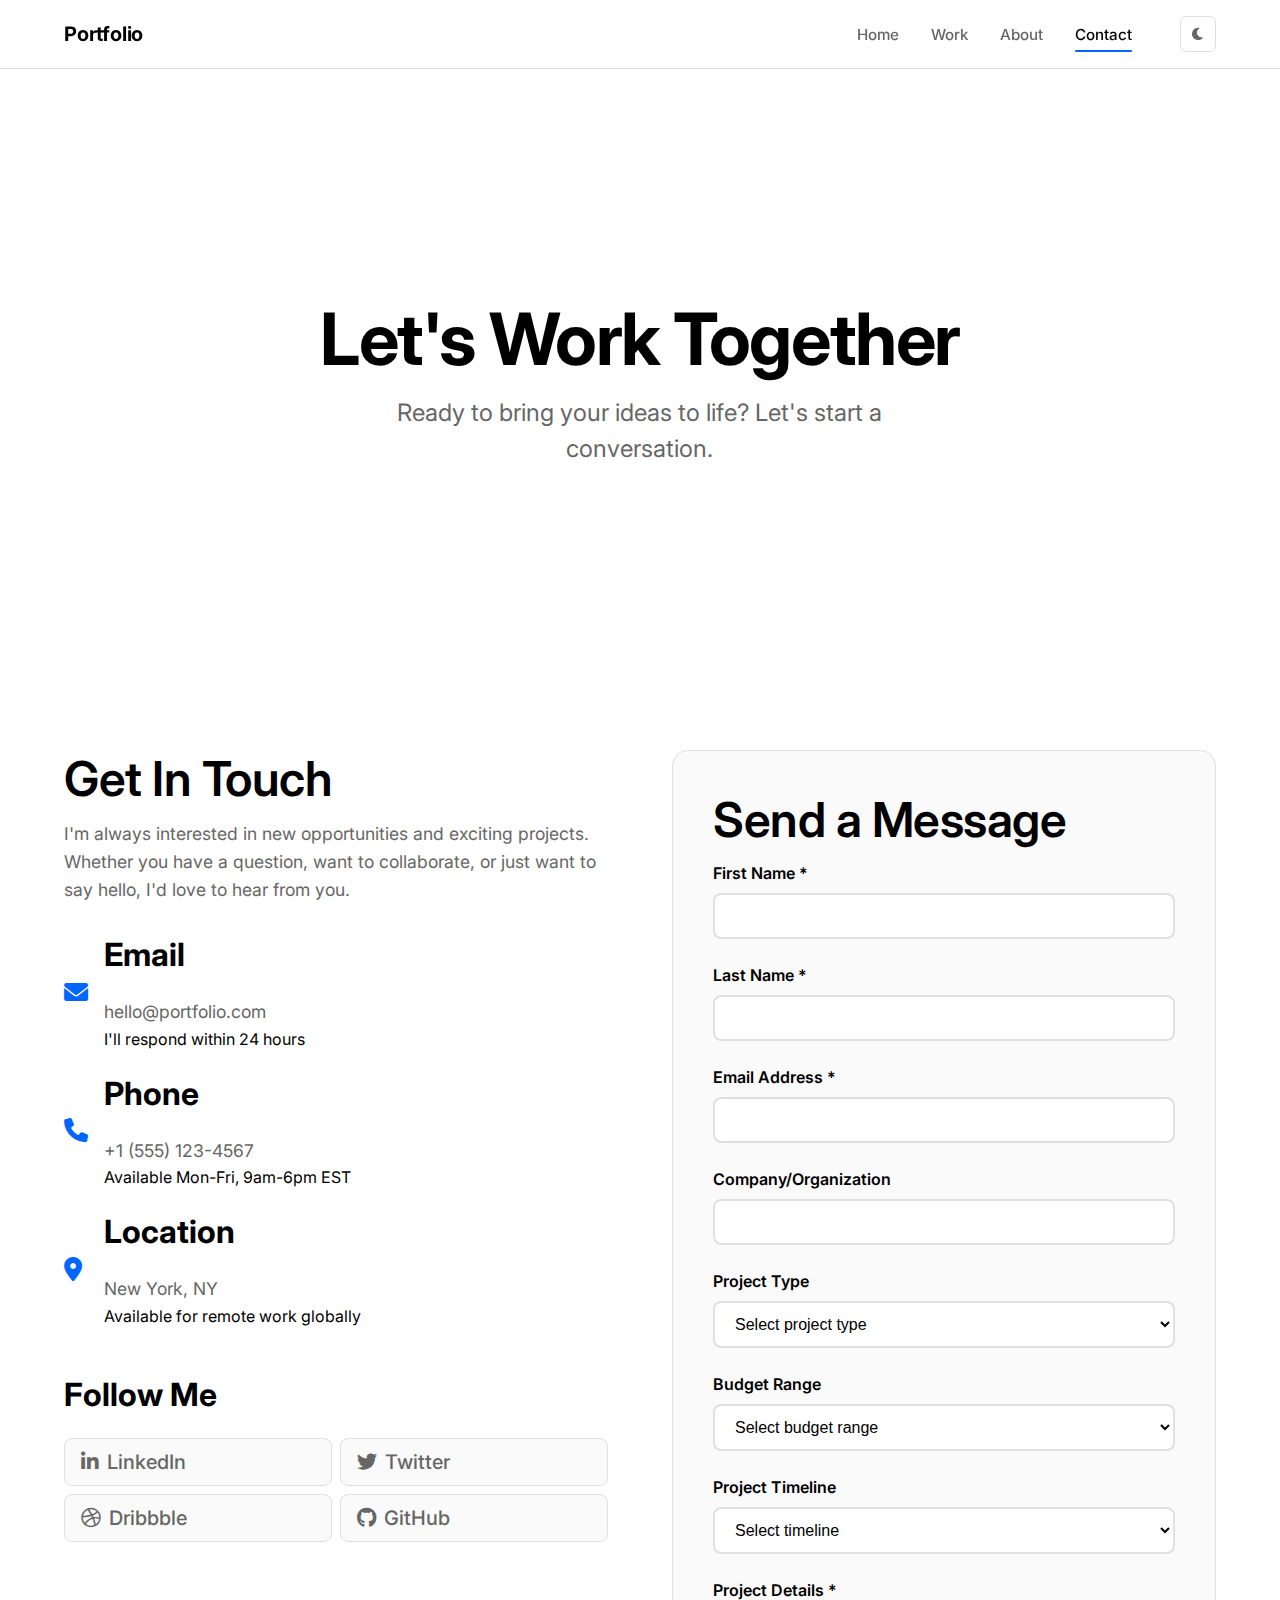
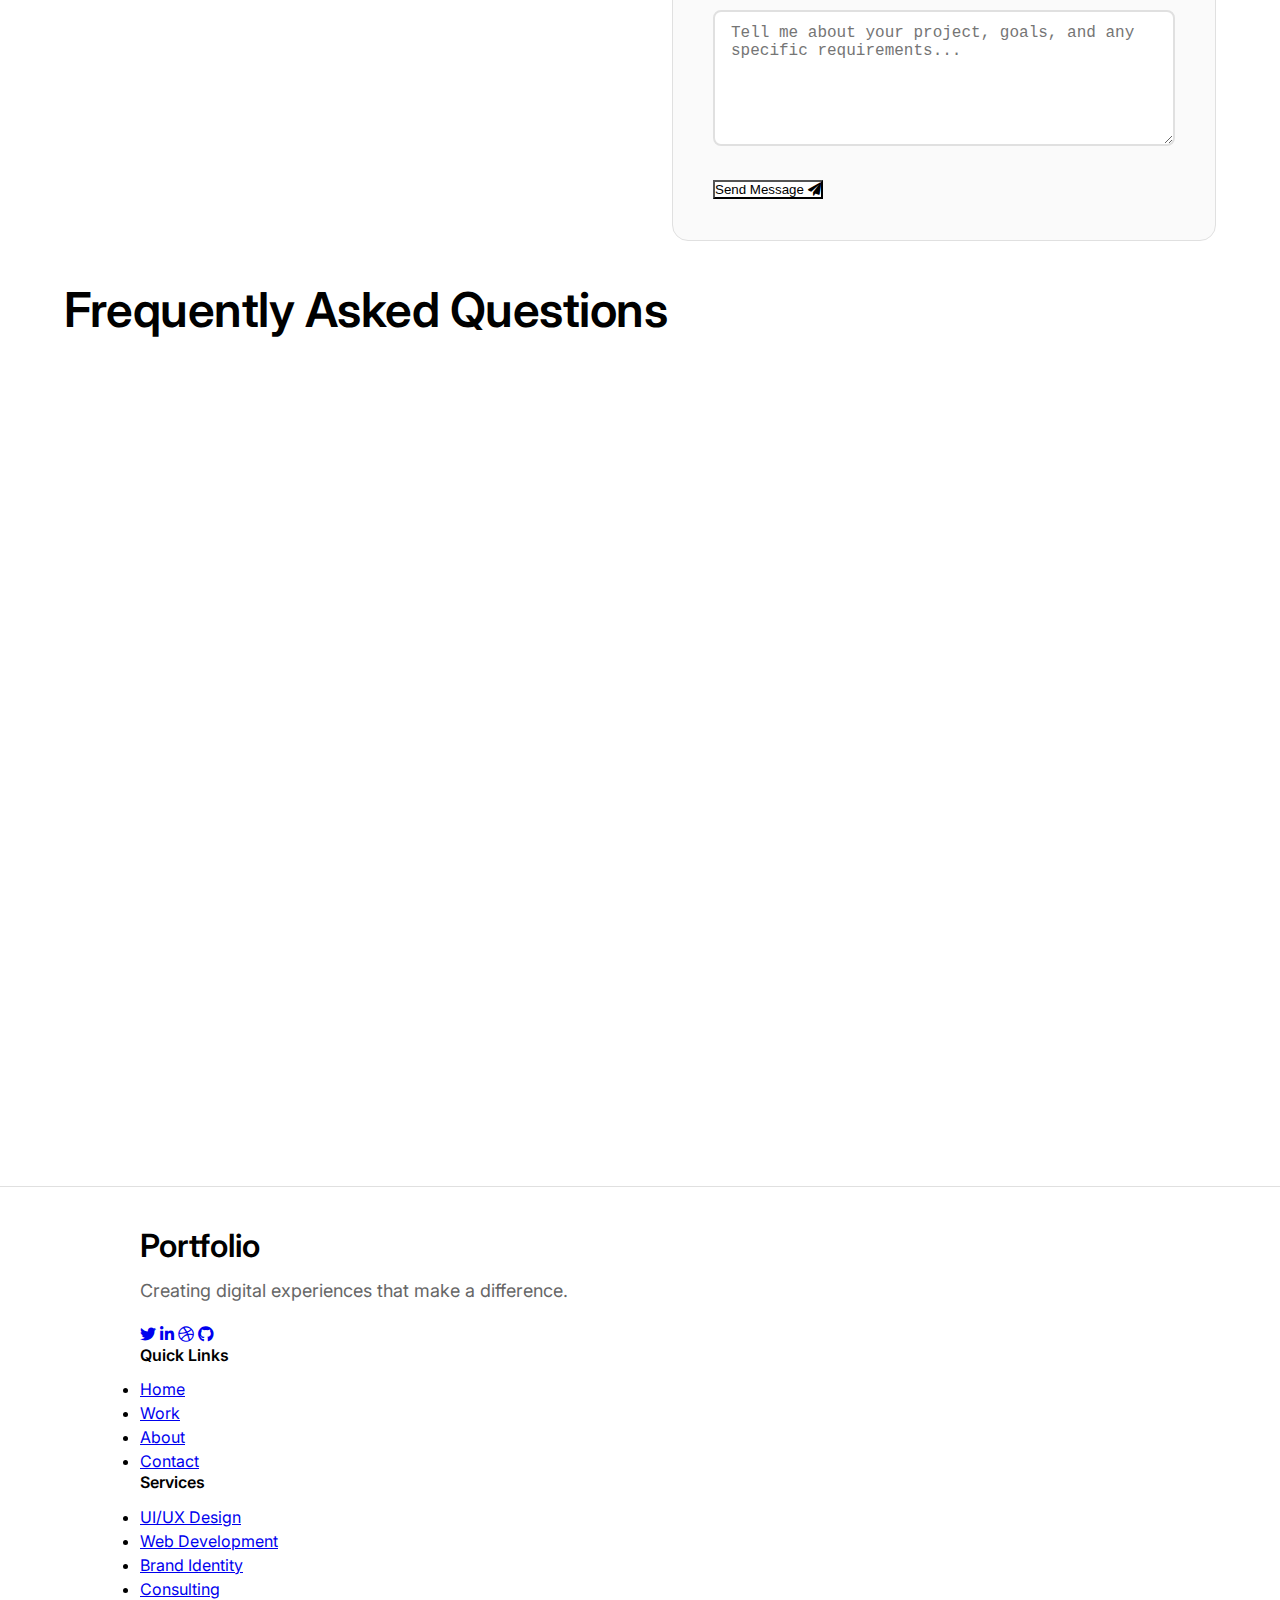
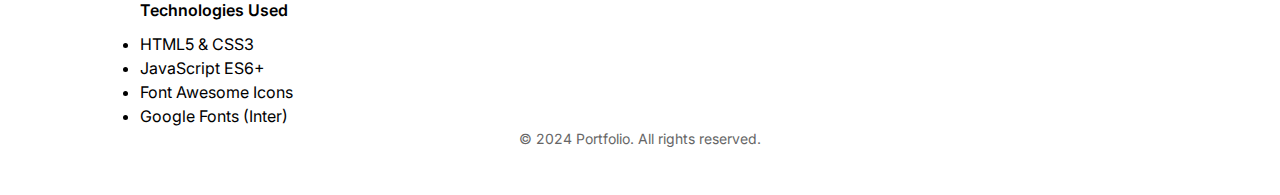
<file: contact.html>
<!DOCTYPE html>
<html lang="en">
<head>
    <meta charset="UTF-8">
    <meta name="viewport" content="width=device-width, initial-scale=1.0">
    <title>Contact - Portfolio</title>
    <link rel="stylesheet" href="css/style.css">
    <link rel="preconnect" href="https://fonts.googleapis.com">
    <link rel="preconnect" href="https://fonts.gstatic.com" crossorigin>
    <link href="https://fonts.googleapis.com/css2?family=Inter:wght@300;400;500;600;700&display=swap" rel="stylesheet">
    <link rel="stylesheet" href="https://cdnjs.cloudflare.com/ajax/libs/font-awesome/6.0.0/css/all.min.css">
</head>
<body>
    <nav class="navbar">
        <div class="nav-container">
            <div class="nav-logo">
                <h3>Portfolio</h3>
            </div>
            <ul class="nav-menu">
                <li class="nav-item">
                    <a href="index.html" class="nav-link">Home</a>
                </li>
                <li class="nav-item">
                    <a href="work.html" class="nav-link">Work</a>
                </li>
                <li class="nav-item">
                    <a href="about.html" class="nav-link">About</a>
                </li>
                <li class="nav-item">
                    <a href="contact.html" class="nav-link active">Contact</a>
                </li>
                <li class="nav-item">
                    <button class="theme-toggle" id="theme-toggle">
                        <i class="fas fa-moon" id="theme-icon"></i>
                    </button>
                </li>
            </ul>
            <div class="hamburger">
                <span class="bar"></span>
                <span class="bar"></span>
                <span class="bar"></span>
            </div>
        </div>
    </nav>

    <main class="main-content">
        <!-- Hero Section -->
        <section class="hero">
            <div class="container">
                <div class="hero-content">
                    <div class="hero-text">
                        <h1>Let's Work Together</h1>
                        <p class="hero-subtitle">Ready to bring your ideas to life? Let's start a conversation.</p>
                    </div>
                </div>
            </div>
        </section>

        <!-- Contact Section -->
        <section class="contact-section">
            <div class="container">
                <div class="contact-grid">
                    <div class="contact-info">
                        <h2>Get In Touch</h2>
                        <p>I'm always interested in new opportunities and exciting projects. Whether you have a question, want to collaborate, or just want to say hello, I'd love to hear from you.</p>
                        
                        <div class="contact-methods">
                            <div class="contact-method">
                                <div class="contact-icon">
                                    <i class="fas fa-envelope"></i>
                                </div>
                                <div class="contact-details">
                                    <h3>Email</h3>
                                    <p>hello@portfolio.com</p>
                                    <span>I'll respond within 24 hours</span>
                                </div>
                            </div>
                            
                            <div class="contact-method">
                                <div class="contact-icon">
                                    <i class="fas fa-phone"></i>
                                </div>
                                <div class="contact-details">
                                    <h3>Phone</h3>
                                    <p>+1 (555) 123-4567</p>
                                    <span>Available Mon-Fri, 9am-6pm EST</span>
                                </div>
                            </div>
                            
                            <div class="contact-method">
                                <div class="contact-icon">
                                    <i class="fas fa-map-marker-alt"></i>
                                </div>
                                <div class="contact-details">
                                    <h3>Location</h3>
                                    <p>New York, NY</p>
                                    <span>Available for remote work globally</span>
                                </div>
                            </div>
                        </div>
                        
                        <div class="social-links-large">
                            <h3>Follow Me</h3>
                            <div class="social-grid">
                                <a href="#" class="social-link" aria-label="LinkedIn">
                                    <i class="fab fa-linkedin-in"></i>
                                    <span>LinkedIn</span>
                                </a>
                                <a href="#" class="social-link" aria-label="Twitter">
                                    <i class="fab fa-twitter"></i>
                                    <span>Twitter</span>
                                </a>
                                <a href="#" class="social-link" aria-label="Dribbble">
                                    <i class="fab fa-dribbble"></i>
                                    <span>Dribbble</span>
                                </a>
                                <a href="#" class="social-link" aria-label="GitHub">
                                    <i class="fab fa-github"></i>
                                    <span>GitHub</span>
                                </a>
                            </div>
                        </div>
                    </div>
                    
                    <div class="contact-form-container">
                        <form class="contact-form" id="contact-form">
                            <h2>Send a Message</h2>
                            <div class="form-row">
                                <div class="form-group">
                                    <label for="first-name">First Name *</label>
                                    <input type="text" id="first-name" name="first-name" required>
                                </div>
                                <div class="form-group">
                                    <label for="last-name">Last Name *</label>
                                    <input type="text" id="last-name" name="last-name" required>
                                </div>
                            </div>
                            
                            <div class="form-group">
                                <label for="email">Email Address *</label>
                                <input type="email" id="email" name="email" required>
                            </div>
                            
                            <div class="form-group">
                                <label for="company">Company/Organization</label>
                                <input type="text" id="company" name="company">
                            </div>
                            
                            <div class="form-group">
                                <label for="project-type">Project Type</label>
                                <select id="project-type" name="project-type">
                                    <option value="">Select project type</option>
                                    <option value="web-design">Web Design</option>
                                    <option value="web-development">Web Development</option>
                                    <option value="ui-ux">UI/UX Design</option>
                                    <option value="branding">Branding</option>
                                    <option value="consulting">Consulting</option>
                                    <option value="other">Other</option>
                                </select>
                            </div>
                            
                            <div class="form-group">
                                <label for="budget">Budget Range</label>
                                <select id="budget" name="budget">
                                    <option value="">Select budget range</option>
                                    <option value="under-5k">Under $5,000</option>
                                    <option value="5k-10k">$5,000 - $10,000</option>
                                    <option value="10k-25k">$10,000 - $25,000</option>
                                    <option value="25k-50k">$25,000 - $50,000</option>
                                    <option value="50k-plus">$50,000+</option>
                                </select>
                            </div>
                            
                            <div class="form-group">
                                <label for="timeline">Project Timeline</label>
                                <select id="timeline" name="timeline">
                                    <option value="">Select timeline</option>
                                    <option value="asap">ASAP</option>
                                    <option value="1-month">Within 1 month</option>
                                    <option value="2-3-months">2-3 months</option>
                                    <option value="3-6-months">3-6 months</option>
                                    <option value="6-months-plus">6+ months</option>
                                </select>
                            </div>
                            
                            <div class="form-group">
                                <label for="message">Project Details *</label>
                                <textarea id="message" name="message" rows="6" placeholder="Tell me about your project, goals, and any specific requirements..." required></textarea>
                            </div>
                            
                            <button type="submit" class="btn-primary btn-full">
                                <span>Send Message</span>
                                <i class="fas fa-paper-plane"></i>
                            </button>
                        </form>
                    </div>
                </div>
            </div>
        </section>

        <!-- FAQ Section -->
        <section class="faq-section">
            <div class="container">
                <h2 class="section-title">Frequently Asked Questions</h2>
                <div class="faq-grid">
                    <div class="faq-item">
                        <h3>What's your typical project timeline?</h3>
                        <p>Project timelines vary depending on complexity, but most web design projects take 4-8 weeks from start to finish. I'll provide a detailed timeline during our initial consultation.</p>
                    </div>
                    
                    <div class="faq-item">
                        <h3>Do you work with international clients?</h3>
                        <p>Absolutely! I work with clients worldwide and am comfortable with different time zones. Communication is key, and I ensure regular updates throughout the project.</p>
                    </div>
                    
                    <div class="faq-item">
                        <h3>What's included in your web design service?</h3>
                        <p>My web design service includes research, wireframing, visual design, responsive development, SEO optimization, and post-launch support. Each project is tailored to your specific needs.</p>
                    </div>
                    
                    <div class="faq-item">
                        <h3>Do you provide ongoing maintenance?</h3>
                        <p>Yes! I offer ongoing maintenance packages that include updates, security monitoring, performance optimization, and content updates to keep your website running smoothly.</p>
                    </div>
                    
                    <div class="faq-item">
                        <h3>What's your payment structure?</h3>
                        <p>I typically work with a 50% upfront payment and 50% upon completion. For larger projects, we can discuss milestone-based payments to ensure smooth cash flow.</p>
                    </div>
                    
                    <div class="faq-item">
                        <h3>Can you help with existing websites?</h3>
                        <p>Definitely! I can help redesign existing websites, improve performance, add new features, or provide consultation on UX improvements and conversion optimization.</p>
                    </div>
                </div>
            </div>
        </section>
    </main>

    <footer class="footer">
        <div class="container">
            <div class="footer-content">
                <div class="footer-section">
                    <h3>Portfolio</h3>
                    <p>Creating digital experiences that make a difference.</p>
                    <div class="social-links">
                        <a href="#" aria-label="Twitter"><i class="fab fa-twitter"></i></a>
                        <a href="#" aria-label="LinkedIn"><i class="fab fa-linkedin-in"></i></a>
                        <a href="#" aria-label="Dribbble"><i class="fab fa-dribbble"></i></a>
                        <a href="#" aria-label="GitHub"><i class="fab fa-github"></i></a>
                    </div>
                </div>
                <div class="footer-section">
                    <h4>Quick Links</h4>
                    <ul>
                        <li><a href="index.html">Home</a></li>
                        <li><a href="work.html">Work</a></li>
                        <li><a href="about.html">About</a></li>
                        <li><a href="contact.html">Contact</a></li>
                    </ul>
                </div>
                <div class="footer-section">
                    <h4>Services</h4>
                    <ul>
                        <li><a href="#">UI/UX Design</a></li>
                        <li><a href="#">Web Development</a></li>
                        <li><a href="#">Brand Identity</a></li>
                        <li><a href="#">Consulting</a></li>
                    </ul>
                </div>
                <div class="footer-section">
                    <h4>Technologies Used</h4>
                    <ul>
                        <li>HTML5 & CSS3</li>
                        <li>JavaScript ES6+</li>
                        <li>Font Awesome Icons</li>
                        <li>Google Fonts (Inter)</li>
                    </ul>
                </div>
            </div>
            <div class="footer-bottom">
                <p>&copy; 2024 Portfolio. All rights reserved.</p>
            </div>
        </div>
    </footer>

    <script src="js/script.js"></script>
</body>
</html>
</file>
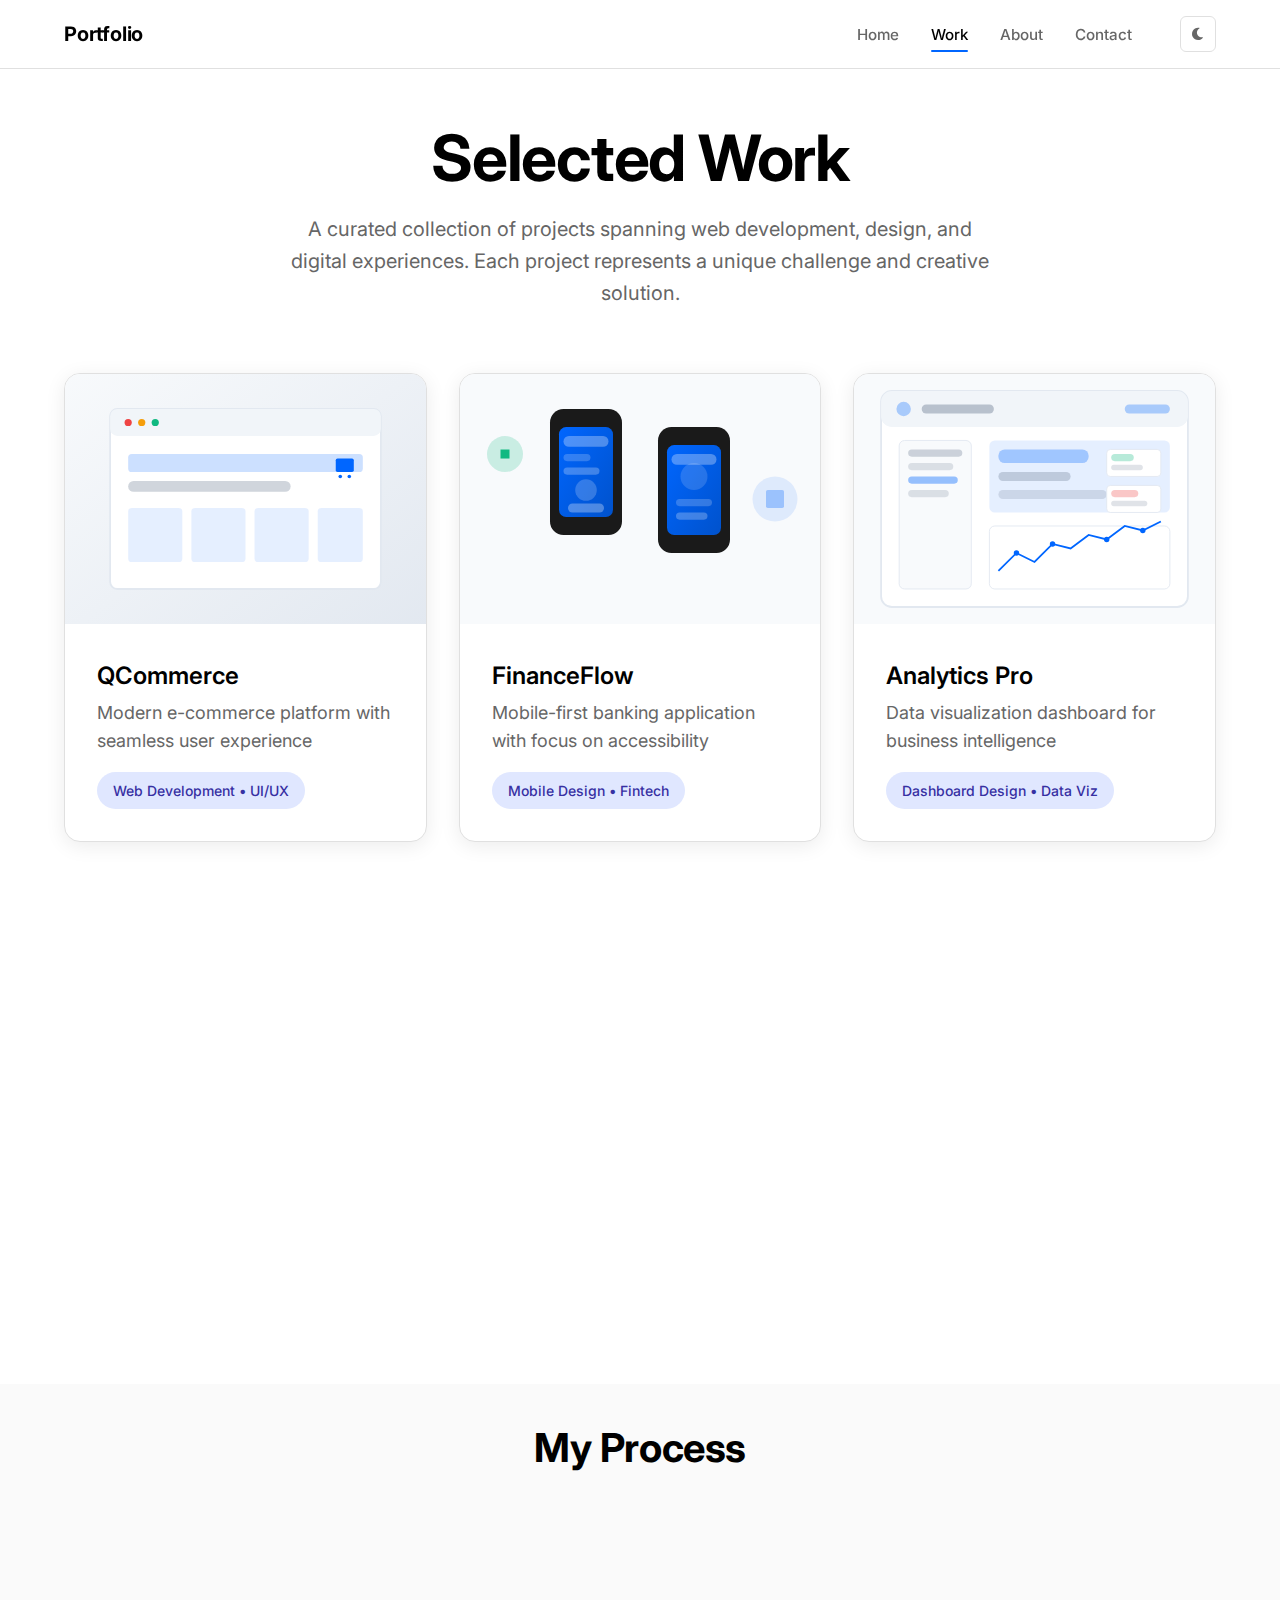
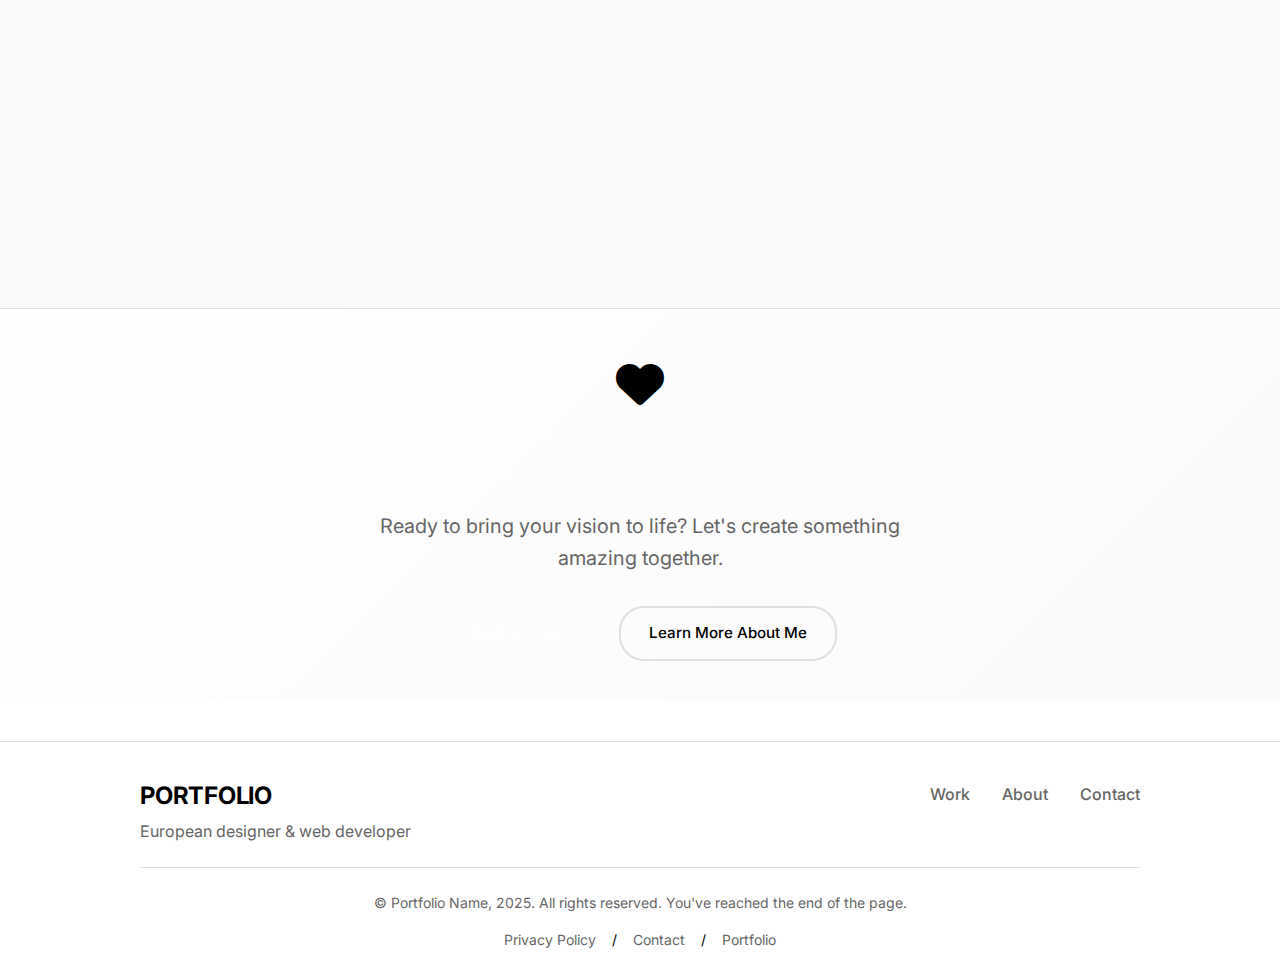
<file: work.html>
<!DOCTYPE html>
<html lang="en">
<head>
    <meta charset="UTF-8">
    <meta name="viewport" content="width=device-width, initial-scale=1.0">
    <title>My Work - John Doe</title>
    <link rel="stylesheet" href="css/style.css">
    <link href="https://fonts.googleapis.com/css2?family=Inter:wght@300;400;500;600;700&display=swap" rel="stylesheet">
    <link rel="stylesheet" href="https://cdnjs.cloudflare.com/ajax/libs/font-awesome/6.0.0/css/all.min.css">
</head>
<body>
    <nav class="navbar">
        <div class="nav-container">
            <div class="nav-logo">
                <h3>Portfolio</h3>
            </div>
            <ul class="nav-menu">
                <li class="nav-item">
                    <a href="index.html" class="nav-link">Home</a>
                </li>
                <li class="nav-item">
                    <a href="work.html" class="nav-link active">Work</a>
                </li>
                <li class="nav-item">
                    <a href="about.html" class="nav-link">About</a>
                </li>
                <li class="nav-item">
                    <a href="contact.html" class="nav-link">Contact</a>
                </li>
                <li class="nav-item">
                    <button class="theme-toggle" id="theme-toggle">
                        <i class="fas fa-moon" id="theme-icon"></i>
                    </button>
                </li>
            </ul>
            <div class="hamburger">
                <span class="bar"></span>
                <span class="bar"></span>
                <span class="bar"></span>
            </div>
        </div>
    </nav>

    <main class="main-content">
        <!-- Work Header -->
        <section class="work-header">
            <div class="container">
                <h1>Selected Work</h1>
                <p class="work-intro">A curated collection of projects spanning web development, design, and digital experiences. Each project represents a unique challenge and creative solution.</p>
            </div>
        </section>

        <!-- Project Gallery -->
        <section class="project-gallery">
            <div class="container">
                <div class="work-grid-extended">
                    <div class="work-item-detailed">
                        <img src="images/project1.svg" alt="E-commerce Platform">
                        <div class="work-info">
                            <h3>QCommerce</h3>
                            <p>Modern e-commerce platform with seamless user experience</p>
                            <span class="work-category">Web Development • UI/UX</span>
                        </div>
                    </div>
                    <div class="work-item-detailed">
                        <img src="images/project2.svg" alt="Mobile Banking App">
                        <div class="work-info">
                            <h3>FinanceFlow</h3>
                            <p>Mobile-first banking application with focus on accessibility</p>
                            <span class="work-category">Mobile Design • Fintech</span>
                        </div>
                    </div>
                    <div class="work-item-detailed">
                        <img src="images/project3.svg" alt="SaaS Dashboard">
                        <div class="work-info">
                            <h3>Analytics Pro</h3>
                            <p>Data visualization dashboard for business intelligence</p>
                            <span class="work-category">Dashboard Design • Data Viz</span>
                        </div>
                    </div>
                    <div class="work-item-detailed">
                        <img src="images/project4.svg" alt="Brand Identity">
                        <div class="work-info">
                            <h3>StartupBrand</h3>
                            <p>Complete visual identity system for tech startup</p>
                            <span class="work-category">Branding • Identity Design</span>
                        </div>
                    </div>
                    <div class="work-item-detailed">
                        <img src="images/project5.svg" alt="Portfolio Website">
                        <div class="work-info">
                            <h3>CreativeSpace</h3>
                            <p>Interactive portfolio website for digital artist</p>
                            <span class="work-category">Web Design • Interactive</span>
                        </div>
                    </div>
                    <div class="work-item-detailed">
                        <img src="images/project6.svg" alt="Mobile App UI">
                        <div class="work-info">
                            <h3>AppSuite</h3>
                            <p>Cross-platform mobile application design system</p>
                            <span class="work-category">Mobile UI • Cross-Platform</span>
                        </div>
                    </div>
                </div>
            </div>
        </section>

        <!-- Work Process -->
        <section class="work-process">
            <div class="container">
                <h2>My Process</h2>
                <div class="process-grid">
                    <div class="process-step">
                        <div class="step-number">01</div>
                        <h4>Discovery</h4>
                        <p>Lorem ipsum dolor sit amet, consectetur adipiscing elit. Understanding your needs and goals.</p>
                    </div>
                    <div class="process-step">
                        <div class="step-number">02</div>
                        <h4>Design</h4>
                        <p>Ut enim ad minim veniam, quis nostrud. Creating beautiful and functional designs.</p>
                    </div>
                    <div class="process-step">
                        <div class="step-number">03</div>
                        <h4>Development</h4>
                        <p>Duis aute irure dolor in reprehenderit. Bringing designs to life with clean code.</p>
                    </div>
                    <div class="process-step">
                        <div class="step-number">04</div>
                        <h4>Launch</h4>
                        <p>Excepteur sint occaecat cupidatat. Deploying and optimizing for success.</p>
                    </div>
                </div>
            </div>
        </section>

        <!-- CTA Section -->
        <section class="cta-section work-cta">
            <div class="container">
                <div class="cta-content">
                    <div class="cta-icon">
                        <i class="fas fa-heart"></i>
                    </div>
                    <h3>Like what you see?</h3>
                    <p>Ready to bring your vision to life? Let's create something amazing together.</p>
                    <div class="cta-actions">
                        <a href="contact.html" class="btn btn-primary cta-primary">Start a Project</a>
                        <a href="about.html" class="btn btn-secondary cta-secondary">Learn More About Me</a>
                    </div>
                </div>
            </div>
        </section>
    </main>

    <footer class="footer">
        <div class="container">
            <div class="footer-content">
                <div class="footer-top">
                    <div class="footer-brand">
                        <h3>PORTFOLIO</h3>
                        <p>European designer & web developer</p>
                    </div>
                    <div class="footer-nav">
                        <a href="work.html" class="footer-nav-link">Work</a>
                        <a href="about.html" class="footer-nav-link">About</a>
                        <a href="contact.html" class="footer-nav-link">Contact</a>
                    </div>
                </div>
                <div class="footer-bottom">
                    <p>&copy; Portfolio Name, 2025. All rights reserved. You've reached the end of the page.</p>
                    <div class="footer-links">
                        <a href="#" class="footer-link">Privacy Policy</a>
                        <span class="footer-separator">/</span>
                        <a href="contact.html" class="footer-link">Contact</a>
                        <span class="footer-separator">/</span>
                        <a href="work.html" class="footer-link">Portfolio</a>
                    </div>
                </div>
            </div>
        </div>
    </footer>

    <script src="js/script.js"></script>
</body>
</html>
</file>
<file: css/style.css>
/* Reset and Base Styles */
* {
    margin: 0;
    padding: 0;
    box-sizing: border-box;
}

:root {
    /* Light mode variables - MNTS Style */
    --bg-primary: #ffffff;
    --bg-secondary: #fafafa;
    --text-primary: #000000;
    --text-secondary: #666666;
    --text-accent: #0066ff;
    --border-color: #e0e0e0;
    --card-bg: #ffffff;
    --shadow: rgba(0, 0, 0, 0.08);
    --shadow-hover: rgba(0, 0, 0, 0.12);
    --navbar-bg: rgba(255, 255, 255, 0.9);
    --navbar-shadow: rgba(0, 0, 0, 0.05);
    
    /* Typography */
    --font-primary: 'Inter', -apple-system, BlinkMacSystemFont, 'Segoe UI', sans-serif;
    --font-weight-light: 300;
    --font-weight-normal: 400;
    --font-weight-medium: 500;
    --font-weight-semibold: 600;
    --font-weight-bold: 700;
    
    /* Spacing - Kompakter */
    --space-xs: 0.5rem;
    --space-sm: 0.75rem;
    --space-md: 1rem;
    --space-lg: 1.5rem;
    --space-xl: 2rem;
    --space-2xl: 2.5rem;
    --space-3xl: 3.5rem;
}

[data-theme="dark"] {
    /* Dark mode variables - MNTS Style */
    --bg-primary: #000000;
    --bg-secondary: #111111;
    --text-primary: #ffffff;
    --text-secondary: #cccccc;
    --text-accent: #4a9eff;
    --border-color: #333333;
    --card-bg: #111111;
    --shadow: rgba(255, 255, 255, 0.05);
    --shadow-hover: rgba(255, 255, 255, 0.08);
    --navbar-bg: rgba(0, 0, 0, 0.9);
    --navbar-shadow: rgba(255, 255, 255, 0.05);
}

body {
    font-family: var(--font-primary);
    font-weight: var(--font-weight-normal);
    line-height: 1.5;
    color: var(--text-primary);
    background-color: var(--bg-primary);
    transition: all 0.2s ease;
    -webkit-font-smoothing: antialiased;
    -moz-osx-font-smoothing: grayscale;
}

.container {
    max-width: 1200px;
    margin: 0 auto;
    padding: 0 var(--space-lg);
}

/* Typography */
h1, h2, h3, h4, h5, h6 {
    font-weight: var(--font-weight-semibold);
    line-height: 1.2;
    margin-bottom: var(--space-sm);
    color: var(--text-primary);
}

h1 {
    font-size: clamp(2.5rem, 5vw, 4rem);
    font-weight: var(--font-weight-bold);
    letter-spacing: -0.02em;
}

h2 {
    font-size: clamp(2rem, 4vw, 3rem);
    letter-spacing: -0.01em;
}

h3 {
    font-size: clamp(1.5rem, 3vw, 2rem);
}

p {
    margin-bottom: var(--space-md);
    color: var(--text-secondary);
    font-size: 1.125rem;
    line-height: 1.6;
}

.text-large {
    font-size: 1.25rem;
    line-height: 1.5;
}

.text-small {
    font-size: 0.875rem;
    line-height: 1.4;
}

/* Navigation - MNTS Style */
.navbar {
    position: fixed;
    top: 0;
    width: 100%;
    background: var(--navbar-bg);
    backdrop-filter: blur(20px);
    border-bottom: 1px solid var(--border-color);
    z-index: 1000;
    padding: var(--space-md) 0;
    transition: all 0.2s ease;
}

.nav-container {
    max-width: 1200px;
    margin: 0 auto;
    padding: 0 var(--space-lg);
    display: flex;
    justify-content: space-between;
    align-items: center;
}

.nav-logo h3 {
    font-weight: var(--font-weight-bold);
    font-size: 1.25rem;
    color: var(--text-primary);
    letter-spacing: -0.01em;
    margin: 0;
}

.nav-menu {
    display: flex;
    gap: var(--space-xl);
    align-items: center;
    list-style: none;
}

.nav-item {
    margin: 0;
}

.nav-link {
    text-decoration: none;
    color: var(--text-secondary);
    font-weight: var(--font-weight-medium);
    font-size: 0.95rem;
    transition: all 0.2s ease;
    position: relative;
}

.nav-link:hover,
.nav-link.active {
    color: var(--text-primary);
}

.nav-link.active::after {
    content: '';
    position: absolute;
    bottom: -8px;
    left: 0;
    width: 100%;
    height: 2px;
    background: var(--text-accent);
    border-radius: 1px;
}

/* Theme Toggle Button - MNTS Style */
.theme-toggle {
    background: var(--bg-primary);
    border: 1px solid var(--border-color);
    border-radius: 6px;
    padding: 8px;
    cursor: pointer;
    display: flex;
    align-items: center;
    justify-content: center;
    color: var(--text-secondary);
    transition: all 0.2s ease;
    margin-left: var(--space-md);
    width: 36px;
    height: 36px;
}

.theme-toggle:hover {
    border-color: var(--text-primary);
    color: var(--text-primary);
    transform: translateY(-1px);
}

.theme-toggle i {
    font-size: 0.875rem;
}

/* Hero Section - MNTS Style Kompakter */
.hero {
    padding: var(--space-2xl) 0 var(--space-xl);
    min-height: 70vh;
    display: flex;
    align-items: center;
    justify-content: center;
    position: relative;
    overflow: hidden;
}

.hero-content {
    display: grid;
    grid-template-columns: 1fr;
    gap: var(--space-xl);
    text-align: center;
    max-width: 800px;
    margin: 0 auto;
}

.hero-text h1 {
    font-size: clamp(2.5rem, 6vw, 4.5rem);
    font-weight: var(--font-weight-bold);
    margin-bottom: var(--space-md);
    color: var(--text-primary);
    letter-spacing: -0.02em;
    line-height: 1.1;
}

.hero-subtitle {
    font-size: clamp(1.125rem, 2.5vw, 1.5rem);
    font-weight: var(--font-weight-normal);
    color: var(--text-secondary);
    margin-bottom: var(--space-xl);
    line-height: 1.5;
    max-width: 600px;
    margin-left: auto;
    margin-right: auto;
}

.hero-buttons {
    display: flex;
    gap: var(--space-md);
    justify-content: center;
    flex-wrap: wrap;
}

/* Scroll Indicator */
.scroll-indicator {
    position: absolute;
    bottom: 2rem;
    left: 50%;
    transform: translateX(-50%);
    display: flex;
    flex-direction: column;
    align-items: center;
    animation: bounce 2s infinite;
}

.scroll-arrow {
    font-size: 1.5rem;
    color: var(--text-secondary);
    font-weight: bold;
}

@keyframes bounce {
    0%, 20%, 50%, 80%, 100% {
        transform: translateX(-50%) translateY(0);
    }
    40% {
        transform: translateX(-50%) translateY(-10px);
    }
    60% {
        transform: translateX(-50%) translateY(-5px);
    }
}

/* Main Content Animation - only for index page */
.main-content.animated {
    opacity: 0;
    transform: translateY(50px);
    transition: all 0.8s ease-in-out;
}

.main-content.animated.visible {
    opacity: 1;
    transform: translateY(0);
}

.hero-image {
    margin-top: var(--space-xl);
}

.hero-image img {
    width: 100%;
    max-width: 500px;
    border-radius: 12px;
    box-shadow: var(--shadow-hover);
}

/* Buttons - MNTS Style Improved */
.btn {
    display: inline-flex;
    align-items: center;
    gap: 0.5rem;
    padding: 14px 28px;
    border-radius: 25px;
    text-decoration: none;
    font-weight: var(--font-weight-medium);
    font-size: 0.95rem;
    text-align: center;
    transition: all 0.3s ease;
    border: 2px solid transparent;
    cursor: pointer;
    white-space: nowrap;
    position: relative;
    overflow: hidden;
}

.btn-primary {
    background: var(--bg-primary);
    color: var(--text-primary);
    border-color: var(--text-primary);
}

[data-theme="dark"] .btn-primary {
    background: var(--bg-primary);
    color: var(--text-primary);  
    border-color: var(--text-primary);
}

.btn-primary:hover {
    background: var(--text-primary);
    color: var(--bg-primary);
    transform: translateY(-2px);
    box-shadow: 0 8px 25px rgba(0, 0, 0, 0.15);
}

[data-theme="dark"] .btn-primary:hover {
    background: var(--text-primary);
    color: var(--bg-primary);
    box-shadow: 0 8px 25px rgba(255, 255, 255, 0.1);
}

.btn-secondary {
    background: transparent;
    color: var(--text-accent);
    border-color: var(--text-accent);
}

.btn-secondary:hover {
    background: var(--text-accent);
    color: white;
    transform: translateY(-2px);
    box-shadow: 0 8px 25px rgba(0, 102, 255, 0.25);
}

.btn-link {
    background: none;
    color: var(--text-accent);
    border: none;
    padding: 0;
    text-decoration: underline;
    text-underline-offset: 4px;
    border-radius: 0;
}

.btn-link:hover {
    text-decoration: none;
    transform: none;
}

.btn-outline {
    background: transparent;
    color: var(--text-primary);
    border: 2px solid var(--border-color);
}

.btn-outline:hover {
    border-color: var(--text-accent);
    color: var(--text-accent);
}

/* Services Section - MNTS Style Kompakter */
.services-section {
    padding: var(--space-2xl) 0;
    background: var(--bg-primary);
}

.services-intro {
    max-width: 900px;
    margin: 0 auto;
    text-align: center;
}

.services-intro .text-large {
    color: var(--text-secondary);
    line-height: 1.6;
    font-weight: var(--font-weight-normal);
}

.services-grid {
    display: grid;
    grid-template-columns: repeat(auto-fit, minmax(250px, 1fr));
    gap: 2rem;
}

.service-item {
    background: var(--card-bg);
    padding: 2.5rem;
    border-radius: 16px;
    text-align: center;
    box-shadow: 0 4px 20px var(--shadow);
    transition: transform 0.3s ease, box-shadow 0.3s ease;
    border: 1px solid var(--border-color);
}

.service-item:hover {
    transform: translateY(-8px);
    box-shadow: 0 20px 60px var(--shadow-hover);
}

.service-item i {
    font-size: 3rem;
    color: var(--text-accent);
    margin-bottom: 1.5rem;
}

.service-item h4 {
    font-size: 1.25rem;
    font-weight: 600;
    margin-bottom: 1rem;
    color: var(--text-primary);
}

.service-item p {
    color: var(--text-secondary);
    line-height: 1.6;
}

/* Featured Work Section - MNTS Style Kompakter */
.featured-work {
    padding: var(--space-2xl) 0;
    background: var(--bg-secondary);
}

.work-showcase {
    max-width: 1000px;
    margin: 0 auto;
}

.work-images {
    margin-bottom: var(--space-lg);
}

.main-project-image {
    width: 100%;
    border-radius: 12px;
    box-shadow: var(--shadow-md);
    margin-bottom: var(--space-md);
}

.work-gallery {
    display: grid;
    grid-template-columns: 1fr 1fr;
    gap: var(--space-md);
}

.work-gallery img {
    width: 100%;
    border-radius: 8px;
    box-shadow: var(--shadow);
}

.work-description {
    text-align: center;
}

.work-caption {
    color: var(--text-secondary);
    font-size: 0.95rem;
    margin: 0;
}

.work-grid {
    display: grid;
    grid-template-columns: repeat(auto-fit, minmax(350px, 1fr));
    gap: 2rem;
    margin-bottom: 3rem;
}

.work-item {
    position: relative;
    border-radius: 12px;
    overflow: hidden;
    box-shadow: var(--shadow);
    transition: all 0.2s ease;
    border: 1px solid var(--border-color);
}

.work-item:hover {
    transform: translateY(-8px);
}

.work-item img {
    width: 100%;
    height: 300px;
    object-fit: cover;
}

.work-overlay {
    position: absolute;
    bottom: 0;
    left: 0;
    right: 0;
    background: linear-gradient(transparent, rgba(0, 0, 0, 0.8));
    color: white;
    padding: 2rem;
    transform: translateY(100%);
    transition: transform 0.3s ease;
}

.work-item:hover .work-overlay {
    transform: translateY(0);
}

.work-overlay h4 {
    font-size: 1.25rem;
    font-weight: 600;
    margin-bottom: 0.5rem;
}

.work-overlay p {
    opacity: 0.9;
}

/* Stats Section */
.stats {
    padding: 40px 0;
    background: #2563eb;
    color: white;
}

.stats-grid {
    display: grid;
    grid-template-columns: repeat(auto-fit, minmax(200px, 1fr));
    gap: 2rem;
}

.stat-item {
    text-align: center;
}

.stat-item h3 {
    font-size: 3rem;
    font-weight: 700;
    margin-bottom: 0.5rem;
}

.stat-item p {
    font-size: 1.1rem;
    opacity: 0.9;
}

/* Testimonials Section - MNTS Style Kompakter */
.testimonials {
    padding: var(--space-2xl) 0;
    background: var(--bg-primary);
}

.testimonials h2 {
    font-size: clamp(2rem, 4vw, 3rem);
    font-weight: var(--font-weight-semibold);
    margin-bottom: var(--space-xl);
    color: var(--text-primary);
    text-align: left;
}

.testimonial-featured {
    max-width: 800px;
}

.testimonial-avatars {
    display: flex;
    gap: var(--space-sm);
    margin-bottom: var(--space-md);
}

.testimonial-avatars img {
    width: 60px;
    height: 60px;
    border-radius: 50%;
}

.testimonial-content blockquote {
    margin: 0 0 var(--space-lg) 0;
}

.testimonial-content blockquote p {
    font-size: 1.125rem;
    line-height: 1.6;
    color: var(--text-secondary);
    font-style: italic;
    margin: 0;
}

.testimonial-author {
    display: flex;
    align-items: center;
    justify-content: space-between;
    gap: var(--space-md);
}

.author-info h5 {
    font-size: 1rem;
    font-weight: var(--font-weight-semibold);
    color: var(--text-primary);
    margin: 0 0 0.25rem 0;
}

.author-info span {
    font-size: 0.875rem;
    color: var(--text-secondary);
}

.company-logo img {
    height: 40px;
    opacity: 0.7;
}

/* About Preview Section - MNTS Style Kompakter */
.about-preview {
    padding: var(--space-2xl) 0;
    background: var(--bg-secondary);
}

.about-content {
    max-width: 700px;
    text-align: center;
    margin: 0 auto;
}

.about-content h1 {
    font-size: clamp(2.5rem, 5vw, 4rem);
    font-weight: var(--font-weight-bold);
    margin-bottom: var(--space-md);
    color: var(--text-primary);
}

.about-description {
    font-size: 1.25rem;
    line-height: 1.6;
    color: var(--text-secondary);
    margin-bottom: var(--space-xl);
}

/* CTA Section - MNTS Style Kompakter */
.cta-section {
    padding: var(--space-2xl) 0;
    background: var(--bg-primary);
    text-align: center;
}

.cta-content h2 {
    font-size: 3rem;
    margin-bottom: var(--space-sm);
}

.cta-content h3 {
    font-size: clamp(1.5rem, 3vw, 2.25rem);
    font-weight: var(--font-weight-semibold);
    margin-bottom: var(--space-sm);
    color: var(--text-primary);
}

.cta-content p {
    font-size: 1.125rem;
    color: var(--text-secondary);
    margin-bottom: var(--space-xl);
}

.cta-actions {
    display: flex;
    flex-direction: column;
    align-items: center;
    gap: var(--space-lg);
}

/* Enhanced Work CTA Section */
.work-cta {
    background: linear-gradient(135deg, var(--bg-primary) 0%, var(--bg-secondary) 100%);
    border-top: 1px solid var(--border-color);
    position: relative;
    overflow: hidden;
}

.work-cta::before {
    content: '';
    position: absolute;
    top: 0;
    left: -50%;
    width: 200%;
    height: 1px;
    background: linear-gradient(90deg, transparent, var(--accent-color), transparent);
    animation: shimmer 3s infinite;
}

@keyframes shimmer {
    0% { transform: translateX(-100%); }
    100% { transform: translateX(100%); }
}

.work-cta .cta-content {
    position: relative;
    z-index: 2;
}

.work-cta .cta-icon {
    font-size: 3rem;
    color: var(--accent-color);
    margin-bottom: var(--space-md);
    animation: heartbeat 2s infinite;
}

@keyframes heartbeat {
    0%, 100% { 
        transform: scale(1);
        opacity: 1;
    }
    50% { 
        transform: scale(1.1);
        opacity: 0.8;
    }
}

.work-cta h3 {
    font-size: clamp(2rem, 4vw, 3rem);
    font-weight: var(--font-weight-bold);
    background: linear-gradient(135deg, var(--text-primary), var(--accent-color));
    -webkit-background-clip: text;
    -webkit-text-fill-color: transparent;
    background-clip: text;
    margin-bottom: var(--space-md);
}

.work-cta p {
    font-size: 1.25rem;
    color: var(--text-secondary);
    margin-bottom: var(--space-xl);
    max-width: 600px;
    margin-left: auto;
    margin-right: auto;
    line-height: 1.6;
}

.work-cta .cta-actions {
    flex-direction: row;
    gap: var(--space-md);
    flex-wrap: wrap;
    justify-content: center;
}

.work-cta .cta-primary {
    background: var(--accent-color);
    color: white;
    border: 2px solid var(--accent-color);
    position: relative;
    overflow: hidden;
    transform: translateY(0);
    transition: all 0.3s ease;
}

.work-cta .cta-primary::before {
    content: '';
    position: absolute;
    top: 0;
    left: -100%;
    width: 100%;
    height: 100%;
    background: linear-gradient(90deg, transparent, rgba(255,255,255,0.2), transparent);
    transition: left 0.5s ease;
}

.work-cta .cta-primary:hover::before {
    left: 100%;
}

.work-cta .cta-primary:hover {
    transform: translateY(-2px);
    box-shadow: 0 8px 25px rgba(0, 102, 255, 0.3);
}

.work-cta .cta-secondary {
    background: transparent;
    color: var(--text-primary);
    border: 2px solid var(--border-color);
    transition: all 0.3s ease;
}

.work-cta .cta-secondary:hover {
    background: var(--bg-secondary);
    border-color: var(--accent-color);
    transform: translateY(-2px);
}

/* Mobile adjustments for work CTA */
@media (max-width: 768px) {
    .work-cta .cta-actions {
        flex-direction: column;
        gap: var(--space-md);
    }
    
    .work-cta .cta-icon {
        font-size: 2.5rem;
    }
}

.signature {
    display: flex;
    align-items: center;
    justify-content: center;
}

.signature-logo {
    height: 30px;
    opacity: 0.7;
}

/* Footer - MNTS Style Improved Kompakter */
.footer {
    background: var(--bg-primary);
    border-top: 1px solid var(--border-color);
    padding: var(--space-2xl) 0 var(--space-lg);
    margin-top: var(--space-2xl);
}

.footer-content {
    max-width: 1000px;
    margin: 0 auto;
}

.footer-top {
    display: flex;
    justify-content: space-between;
    align-items: flex-start;
    margin-bottom: var(--space-lg);
    padding-bottom: var(--space-lg);
    border-bottom: 1px solid var(--border-color);
}

.footer-brand h3 {
    font-size: 1.5rem;
    font-weight: var(--font-weight-bold);
    color: var(--text-primary);
    margin: 0 0 var(--space-xs) 0;
    letter-spacing: -0.01em;
}

.footer-brand p {
    color: var(--text-secondary);
    font-size: 1rem;
    margin: 0;
    line-height: 1.5;
}

.footer-nav {
    display: flex;
    gap: var(--space-xl);
}

.footer-nav-link {
    color: var(--text-secondary);
    text-decoration: none;
    font-weight: var(--font-weight-medium);
    font-size: 1rem;
    transition: color 0.2s ease;
    position: relative;
}

.footer-nav-link:hover {
    color: var(--text-primary);
}

.footer-nav-link:hover::after {
    content: '';
    position: absolute;
    bottom: -4px;
    left: 0;
    width: 100%;
    height: 1px;
    background: var(--text-accent);
}

.footer-bottom {
    text-align: center;
}

.footer-bottom p {
    font-size: 0.875rem;
    color: var(--text-secondary);
    margin: 0 0 var(--space-md) 0;
    line-height: 1.5;
}

.footer-links {
    display: flex;
    justify-content: center;
    align-items: center;
    gap: var(--space-sm);
    font-size: 0.875rem;
}

.footer-link {
    color: var(--text-secondary);
    text-decoration: none;
    transition: color 0.2s ease;
}

.footer-link:hover {
    color: var(--text-accent);
}

.footer-separator {
    color: var(--text-muted);
    margin: 0 0.25rem;
    user-select: none;
}

.footer-credits small {
    color: var(--text-secondary);
    font-size: 0.8rem;
    line-height: 1.4;
}

.credit-link {
    color: var(--text-accent);
    text-decoration: none;
    transition: opacity 0.3s ease;
}

.credit-link:hover {
    opacity: 0.8;
}

.footer-right {
    display: flex;
    gap: 1rem;
}

.social-link {
    color: var(--text-primary);
    font-size: 1.25rem;
    transition: color 0.3s ease;
}

.social-link:hover {
    color: var(--text-accent);
}

/* Utilities */
.text-center {
    text-align: center;
}

/* Work Page Styles - MNTS Style Kompakter */
.main-content {
    padding-top: 80px;
}

.work-header {
    padding: var(--space-2xl) 0 var(--space-lg);
    text-align: center;
    background: var(--bg-primary);
}

.work-header h1 {
    font-size: clamp(2.5rem, 5vw, 4rem);
    font-weight: var(--font-weight-bold);
    margin-bottom: var(--space-md);
    color: var(--text-primary);
    letter-spacing: -0.02em;
}

.work-intro {
    font-size: 1.25rem;
    color: var(--text-secondary);
    max-width: 700px;
    margin: 0 auto;
    line-height: 1.6;
}

.project-gallery {
    padding: var(--space-2xl) 0;
}

.work-grid-extended {
    display: grid;
    grid-template-columns: repeat(auto-fit, minmax(350px, 1fr));
    gap: 2rem;
}

.work-item-detailed {
    background: var(--card-bg);
    border-radius: 16px;
    overflow: hidden;
    box-shadow: 0 4px 20px var(--shadow);
    transition: transform 0.3s ease, box-shadow 0.3s ease;
    border: 1px solid var(--border-color);
}

.work-item-detailed:hover {
    transform: translateY(-8px);
    box-shadow: 0 20px 60px var(--shadow-hover);
}

.work-item-detailed img {
    width: 100%;
    height: 250px;
    object-fit: cover;
}

.work-info {
    padding: 2rem;
}

.work-info h3 {
    font-size: 1.5rem;
    font-weight: 600;
    margin-bottom: 0.5rem;
    color: var(--text-primary);
}

.work-info p {
    color: var(--text-secondary);
    margin-bottom: 1rem;
}

.work-category {
    display: inline-block;
    background: #e0e7ff;
    color: #3730a3;
    padding: 0.5rem 1rem;
    border-radius: 20px;
    font-size: 0.875rem;
    font-weight: 500;
}

[data-theme="dark"] .work-category {
    background: #1e3a8a;
    color: #93c5fd;
}

.work-process {
    padding: 40px 0;
    background: var(--bg-secondary);
}

.work-process h2 {
    text-align: center;
    font-size: 2.5rem;
    font-weight: 700;
    margin-bottom: 3rem;
    color: var(--text-primary);
}

.process-grid {
    display: grid;
    grid-template-columns: repeat(auto-fit, minmax(250px, 1fr));
    gap: 2rem;
}

.process-step {
    text-align: center;
    padding: 2rem;
}

.step-number {
    display: inline-block;
    width: 60px;
    height: 60px;
    background: var(--text-accent);
    color: white;
    border-radius: 50%;
    line-height: 60px;
    font-size: 1.5rem;
    font-weight: 700;
    margin-bottom: 1.5rem;
}

.process-step h4 {
    font-size: 1.25rem;
    font-weight: 600;
    margin-bottom: 1rem;
    color: var(--text-primary);
}

.process-step p {
    color: var(--text-secondary);
}

/* About Page Styles */
.about-hero {
    padding: 40px 0 80px;
}

.about-content {
    display: grid;
    grid-template-columns: 2fr 1fr;
    gap: 4rem;
    align-items: center;
}

.about-text h1 {
    font-size: 3rem;
    font-weight: 700;
    margin-bottom: 1rem;
    color: var(--text-primary);
}

.about-text h2 {
    font-size: 1.5rem;
    font-weight: 500;
    color: var(--text-accent);
    margin-bottom: 1.5rem;
}

.about-text p {
    font-size: 1.1rem;
    color: var(--text-secondary);
    margin-bottom: 1.5rem;
    line-height: 1.6;
}

.about-image img {
    width: 100%;
    border-radius: 20px;
    box-shadow: 0 20px 60px var(--shadow);
}

.skills {
    padding: 40px 0;
    background: var(--bg-secondary);
}

.skills h3 {
    text-align: center;
    font-size: 2.5rem;
    font-weight: 700;
    margin-bottom: 3rem;
    color: var(--text-primary);
}

.skills-grid {
    display: grid;
    grid-template-columns: repeat(auto-fit, minmax(300px, 1fr));
    gap: 2rem;
}

.skill-category {
    background: var(--card-bg);
    padding: 2.5rem;
    border-radius: 16px;
    box-shadow: 0 4px 20px var(--shadow);
    border: 1px solid var(--border-color);
}

.skill-category h4 {
    font-size: 1.5rem;
    font-weight: 600;
    margin-bottom: 1.5rem;
    color: var(--text-primary);
}

.skill-list {
    display: flex;
    flex-wrap: wrap;
    gap: 0.75rem;
}

.skill-tag {
    background: #e0e7ff;
    color: #3730a3;
    padding: 0.5rem 1rem;
    border-radius: 20px;
    font-size: 0.875rem;
    font-weight: 500;
}

[data-theme="dark"] .skill-tag {
    background: #1e3a8a;
    color: #93c5fd;
}

.education-experience {
    padding: 40px 0;
}

.edu-exp-grid {
    display: grid;
    grid-template-columns: 1fr 1fr;
    gap: 4rem;
}

.education h3,
.experience h3 {
    font-size: 2rem;
    font-weight: 700;
    margin-bottom: 2rem;
    color: var(--text-primary);
}

.timeline-item {
    margin-bottom: 2rem;
    padding-left: 2rem;
    border-left: 3px solid var(--border-color);
    position: relative;
}

.timeline-item::before {
    content: '';
    position: absolute;
    left: -8px;
    top: 0;
    width: 14px;
    height: 14px;
    background: var(--text-accent);
    border-radius: 50%;
}

.timeline-date {
    color: var(--text-accent);
    font-weight: 600;
    font-size: 0.875rem;
    margin-bottom: 0.5rem;
}

.timeline-item h4 {
    font-size: 1.25rem;
    font-weight: 600;
    margin-bottom: 0.25rem;
    color: var(--text-primary);
}

.timeline-item p {
    font-weight: 500;
    color: var(--text-secondary);
    margin-bottom: 0.5rem;
}

.timeline-item span {
    color: var(--text-secondary);
    font-size: 0.9rem;
}

.personal {
    padding: 40px 0;
    background: var(--bg-secondary);
}

.personal h3 {
    text-align: center;
    font-size: 2.5rem;
    font-weight: 700;
    margin-bottom: 3rem;
    color: var(--text-primary);
}

.personal-grid {
    display: grid;
    grid-template-columns: repeat(auto-fit, minmax(250px, 1fr));
    gap: 2rem;
}

.personal-item {
    background: var(--card-bg);
    padding: 2.5rem;
    border-radius: 16px;
    text-align: center;
    box-shadow: 0 4px 20px var(--shadow);
    border: 1px solid var(--border-color);
}

.personal-item i {
    font-size: 3rem;
    color: var(--text-accent);
    margin-bottom: 1.5rem;
}

.personal-item h4 {
    font-size: 1.25rem;
    font-weight: 600;
    margin-bottom: 1rem;
    color: var(--text-primary);
}

.personal-item p {
    color: var(--text-secondary);
}

/* Technologies Section */
.technologies {
    padding: 40px 0;
    background: var(--bg-primary);
}

.technologies h3 {
    text-align: center;
    font-size: 2.5rem;
    font-weight: 700;
    margin-bottom: 1rem;
    color: var(--text-primary);
}

.tech-intro {
    text-align: center;
    font-size: 1.1rem;
    color: var(--text-secondary);
    max-width: 600px;
    margin: 0 auto 3rem;
    line-height: 1.6;
}

.tech-grid {
    display: grid;
    grid-template-columns: repeat(auto-fit, minmax(280px, 1fr));
    gap: 2rem;
}

.tech-category {
    background: var(--card-bg);
    padding: 2.5rem;
    border-radius: 16px;
    box-shadow: 0 4px 20px var(--shadow);
    border: 1px solid var(--border-color);
    text-align: center;
}

.tech-category h4 {
    font-size: 1.25rem;
    font-weight: 600;
    margin-bottom: 1.5rem;
    color: var(--text-primary);
    display: flex;
    align-items: center;
    justify-content: center;
    gap: 0.5rem;
}

.tech-category h4 i {
    color: var(--text-accent);
    font-size: 1.1rem;
}

.tech-list {
    display: flex;
    flex-wrap: wrap;
    gap: 0.75rem;
    justify-content: center;
}

.tech-item {
    background: var(--bg-secondary);
    color: var(--text-primary);
    padding: 0.5rem 1rem;
    border-radius: 20px;
    font-size: 0.875rem;
    font-weight: 500;
    border: 1px solid var(--border-color);
    transition: all 0.3s ease;
}

.tech-item:hover {
    background: var(--text-accent);
    color: white;
    border-color: var(--text-accent);
    transform: translateY(-2px);
}

/* Contact Page Styles */
.contact-header {
    padding: 40px 0;
    text-align: center;
    background: var(--bg-secondary);
}

.contact-header h1 {
    font-size: 3rem;
    font-weight: 700;
    margin-bottom: 1rem;
    color: var(--text-primary);
}

.contact-header p {
    font-size: 1.2rem;
    color: var(--text-secondary);
    max-width: 600px;
    margin: 0 auto;
}

.contact-section {
    padding: 40px 0;
}

.contact-grid {
    display: grid;
    grid-template-columns: 1fr 1fr;
    gap: 4rem;
}

.contact-info h3,
.contact-form h3 {
    font-size: 2rem;
    font-weight: 700;
    margin-bottom: 1.5rem;
    color: var(--text-primary);
}

.contact-info p {
    font-size: 1.1rem;
    color: var(--text-secondary);
    margin-bottom: 2rem;
    line-height: 1.6;
}

.contact-methods {
    margin-bottom: 3rem;
}

.contact-method {
    display: flex;
    align-items: center;
    gap: 1rem;
    margin-bottom: 1.5rem;
}

.contact-method i {
    font-size: 1.5rem;
    color: var(--text-accent);
    width: 24px;
}

.contact-method h4 {
    font-weight: 600;
    color: var(--text-primary);
    margin-bottom: 0.25rem;
}

.contact-method p {
    color: var(--text-secondary);
    margin: 0;
}

.social-links h4 {
    font-weight: 600;
    color: var(--text-primary);
    margin-bottom: 1rem;
}

.social-grid {
    display: grid;
    grid-template-columns: 1fr 1fr;
    gap: 0.5rem;
}

.social-grid .social-link {
    display: flex;
    align-items: center;
    gap: 0.5rem;
    padding: 0.5rem 1rem;
    background: var(--bg-secondary);
    border-radius: 8px;
    text-decoration: none;
    color: var(--text-secondary);
    font-weight: 500;
    transition: all 0.3s ease;
    border: 1px solid var(--border-color);
}

.social-grid .social-link:hover {
    background: var(--text-accent);
    color: white;
    border-color: var(--text-accent);
}

/* Form Styles */
.contact-form {
    background: var(--bg-secondary);
    padding: 2.5rem;
    border-radius: 16px;
    border: 1px solid var(--border-color);
}

.form-group {
    margin-bottom: 1.5rem;
}

.form-group label {
    display: block;
    font-weight: 600;
    color: var(--text-primary);
    margin-bottom: 0.5rem;
}

.form-group input,
.form-group select,
.form-group textarea {
    width: 100%;
    padding: 12px 16px;
    border: 2px solid var(--border-color);
    border-radius: 8px;
    font-size: 1rem;
    transition: border-color 0.3s ease;
    background: var(--card-bg);
    color: var(--text-primary);
}

.form-group input:focus,
.form-group select:focus,
.form-group textarea:focus {
    outline: none;
    border-color: var(--text-accent);
}

.form-group textarea {
    resize: vertical;
    min-height: 120px;
}

/* FAQ Styles */
.faq {
    padding: 40px 0;
    background: var(--bg-secondary);
}

.faq h3 {
    text-align: center;
    font-size: 2.5rem;
    font-weight: 700;
    margin-bottom: 3rem;
    color: var(--text-primary);
}

.faq-grid {
    display: grid;
    grid-template-columns: repeat(auto-fit, minmax(300px, 1fr));
    gap: 2rem;
}

.faq-item {
    background: var(--card-bg);
    padding: 2rem;
    border-radius: 16px;
    box-shadow: 0 4px 20px var(--shadow);
    border: 1px solid var(--border-color);
}

.faq-item h4 {
    font-size: 1.25rem;
    font-weight: 600;
    margin-bottom: 1rem;
    color: var(--text-primary);
}

.faq-item p {
    color: var(--text-secondary);
    line-height: 1.6;
}

/* Mobile Navigation */
.hamburger {
    display: none;
    flex-direction: column;
    cursor: pointer;
    gap: 4px;
    padding: 8px;
    background: none;
    border: none;
}

.hamburger .bar {
    width: 24px;
    height: 2px;
    background: var(--text-primary);
    transition: all 0.3s ease;
    border-radius: 2px;
}

.hamburger.active .bar:nth-child(1) {
    transform: rotate(45deg) translate(6px, 6px);
}

.hamburger.active .bar:nth-child(2) {
    opacity: 0;
}

.hamburger.active .bar:nth-child(3) {
    transform: rotate(-45deg) translate(6px, -6px);
}

/* Mobile menu styles */
@media (max-width: 768px) {
    .nav-menu {
        position: fixed;
        top: 80px;
        right: -100%;
        width: 100%;
        height: calc(100vh - 80px);
        background: var(--bg-primary);
        flex-direction: column;
        justify-content: flex-start;
        align-items: center;
        gap: 2rem;
        padding: 2rem;
        transition: right 0.3s ease;
        border-left: 1px solid var(--border-color);
        box-shadow: -2px 0 10px rgba(0,0,0,0.1);
    }
    
    .nav-menu.active {
        right: 0;
    }
    
    .nav-item {
        margin: 0;
    }
    
    .nav-link {
        font-size: 1.2rem;
        padding: 1rem;
    }
    
    .theme-toggle {
        margin-left: 0;
        margin-top: 1rem;
    }
}

/* Responsive Design - MNTS Style */
@media (max-width: 768px) {
    .container {
        padding: 0 var(--space-md);
    }
    
    .nav-menu {
        display: none;
    }
    
    .hamburger {
        display: flex;
    }
    
    .hero {
        height: 100vh;
        padding-top: 60px; /* Account for fixed nav on mobile */
    }
    
    .hero-content {
        gap: var(--space-lg);
    }
    
    .hero-buttons {
        flex-direction: column;
        align-items: center;
        gap: var(--space-sm);
    }
    
    .btn {
        width: 100%;
        max-width: 200px;
        justify-content: center;
    }
    
    .work-grid {
        grid-template-columns: 1fr;
    }
    
    .work-grid-extended {
        grid-template-columns: 1fr;
    }
    
    .testimonial-grid {
        grid-template-columns: 1fr;
    }
    
    .footer-content {
        flex-direction: column;
        gap: 1rem;
        text-align: center;
    }
    
    .stats-grid {
        grid-template-columns: repeat(2, 1fr);
    }
    
    .services-grid {
        grid-template-columns: 1fr;
    }
    
    .about-content {
        grid-template-columns: 1fr;
        text-align: center;
    }
    
    .edu-exp-grid {
        grid-template-columns: 1fr;
    }
    
    .contact-grid {
        grid-template-columns: 1fr;
    }
    
    .skills-grid {
        grid-template-columns: 1fr;
    }
    
    .personal-grid {
        grid-template-columns: 1fr;
    }
    
    .tech-grid {
        grid-template-columns: 1fr;
    }
    
    .process-grid {
        grid-template-columns: 1fr;
    }
    
    .social-grid {
        grid-template-columns: 1fr;
    }
    
    .footer-top {
        flex-direction: column;
        gap: var(--space-lg);
        text-align: center;
    }
    
    .footer-nav {
        justify-content: center;
        gap: var(--space-lg);
    }
    
    .footer-links {
        flex-wrap: wrap;
        gap: var(--space-xs);
    }
    
    .footer-content {
        flex-direction: column;
        gap: 1rem;
        text-align: center;
    }
    
    .footer-left {
        align-items: center;
    }
}
</file>
